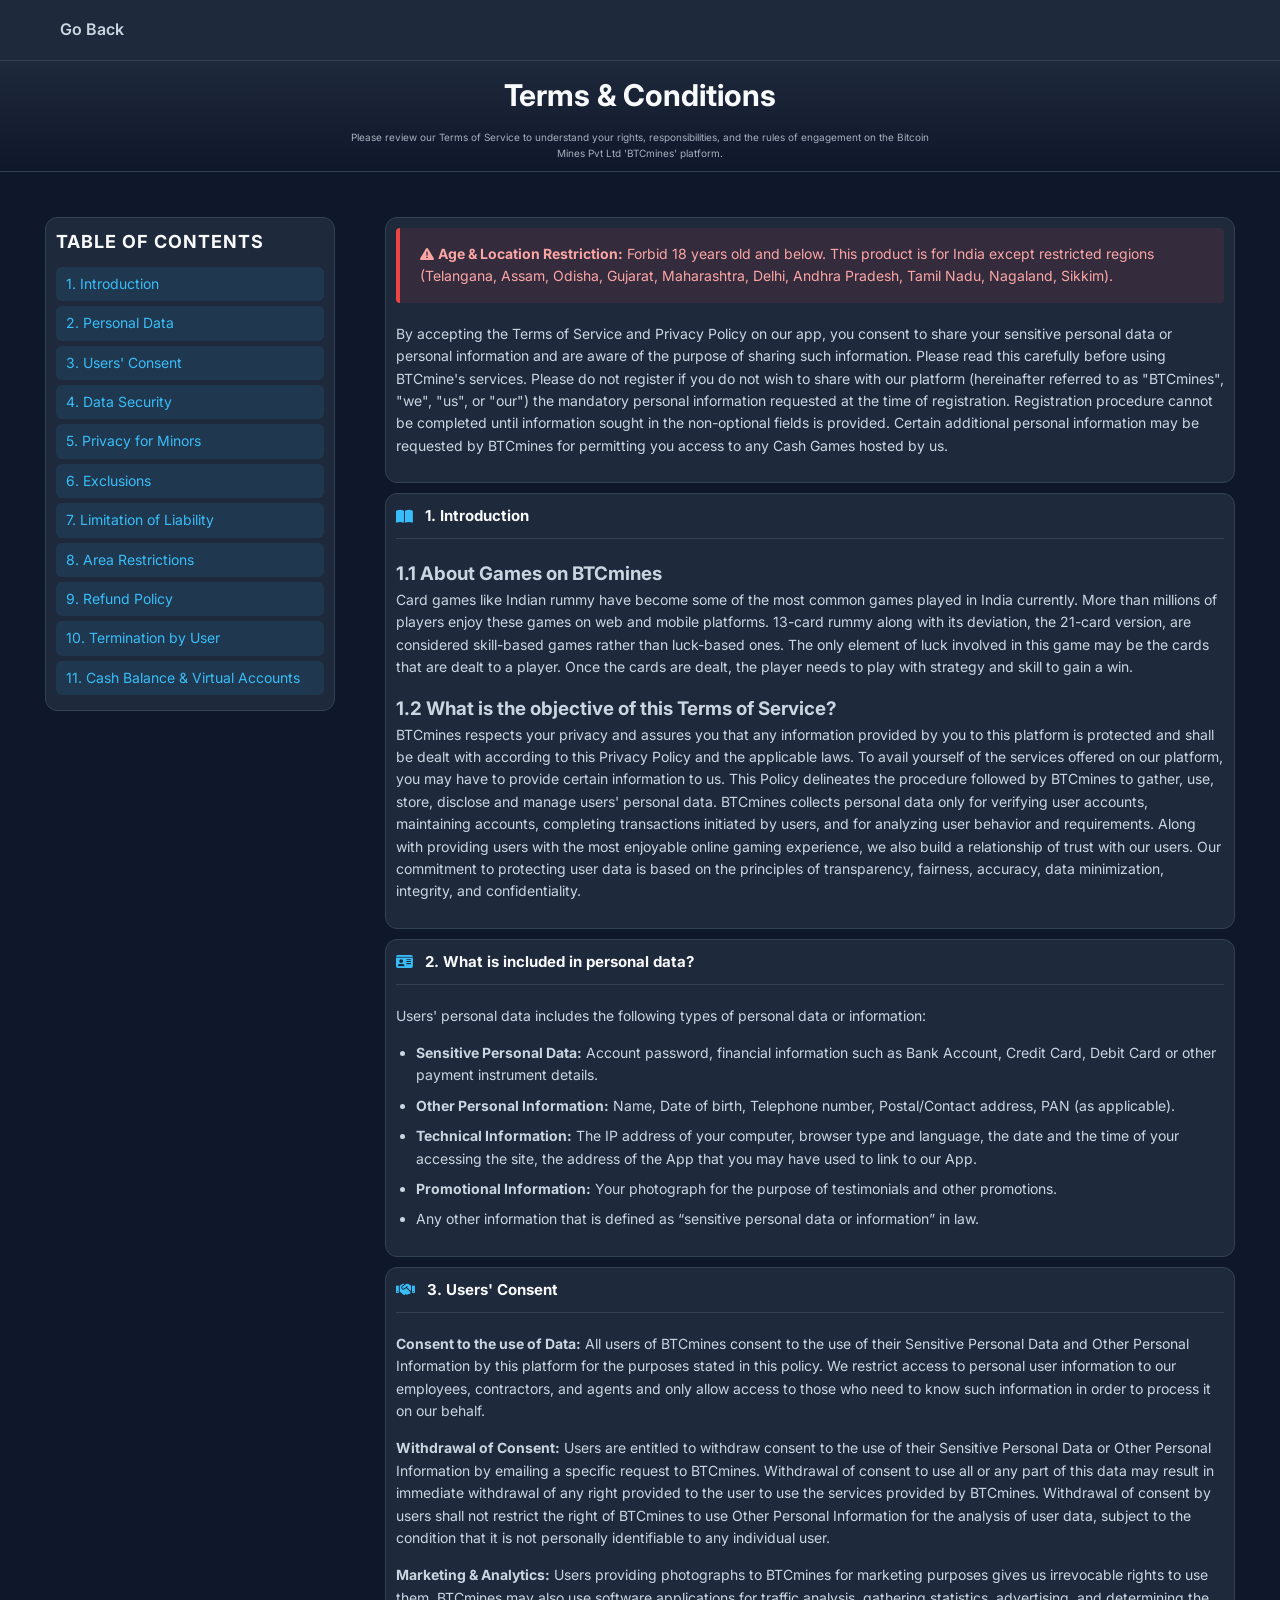
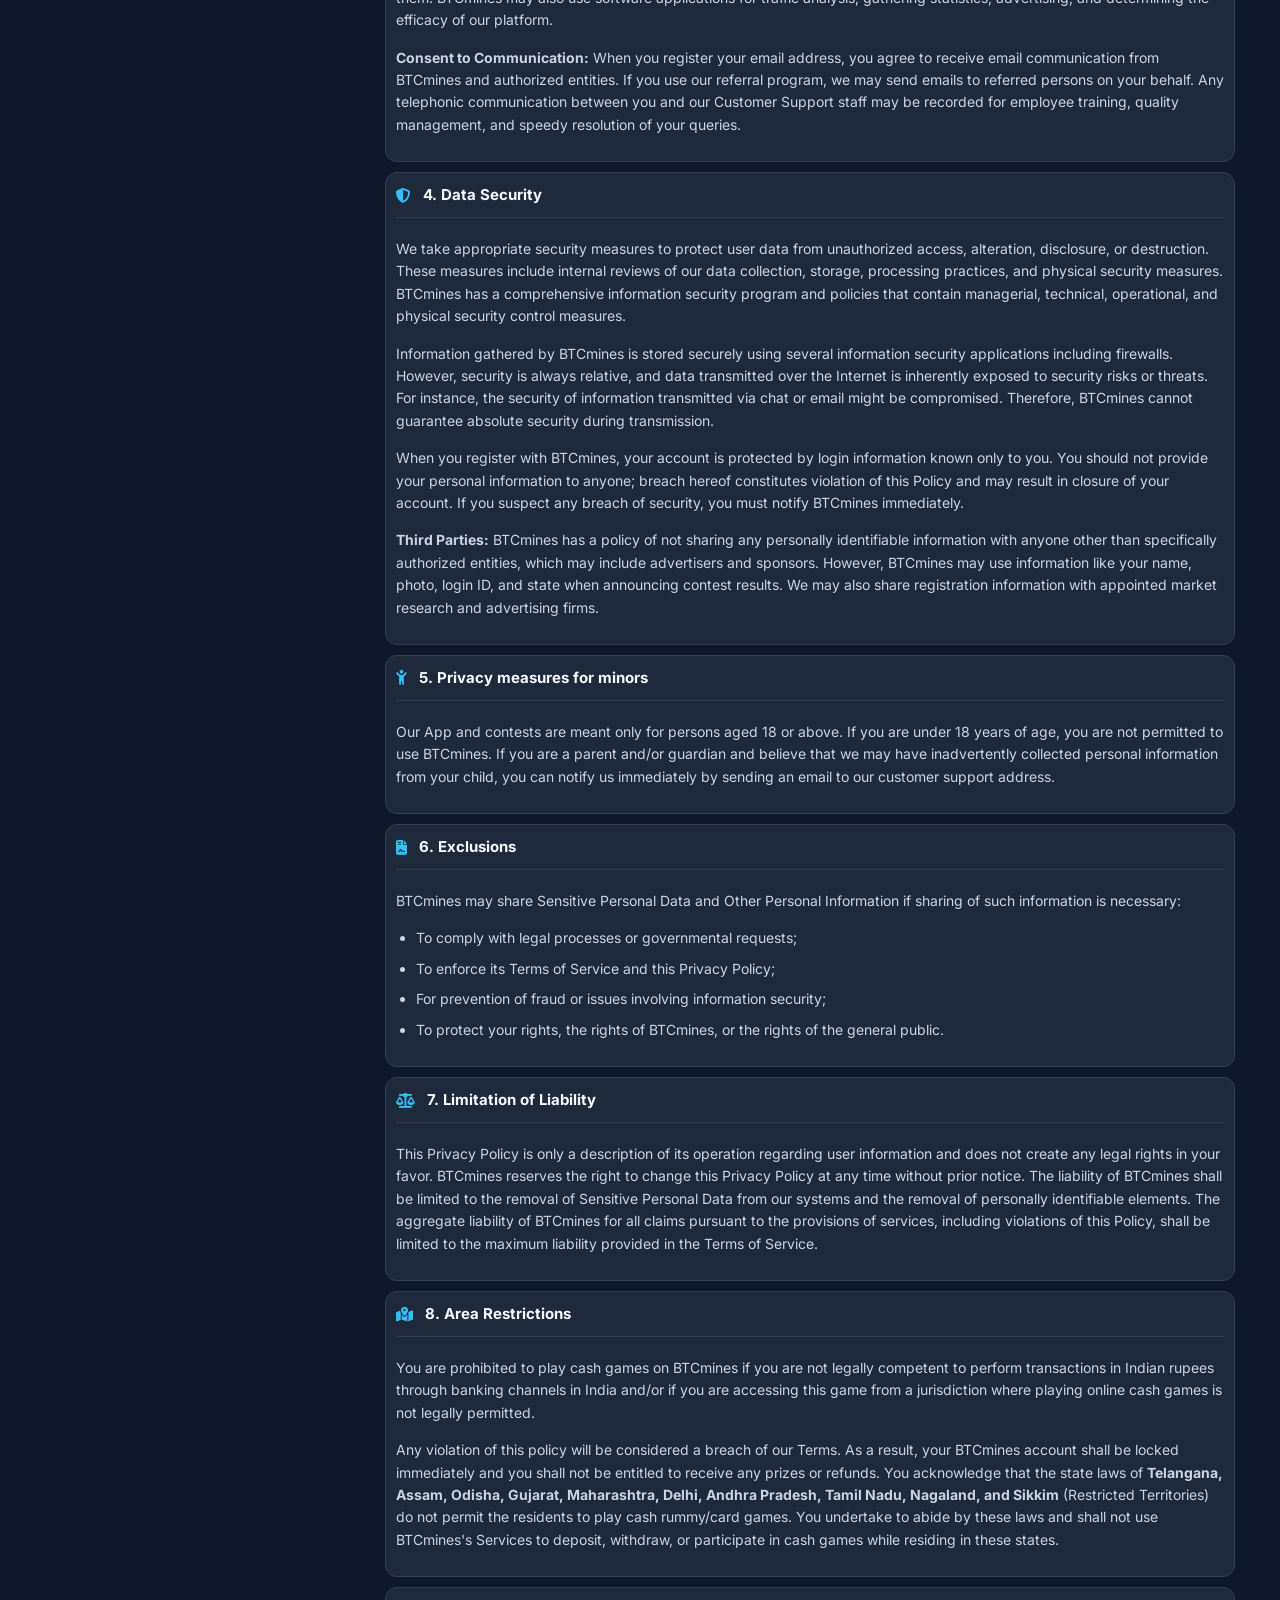
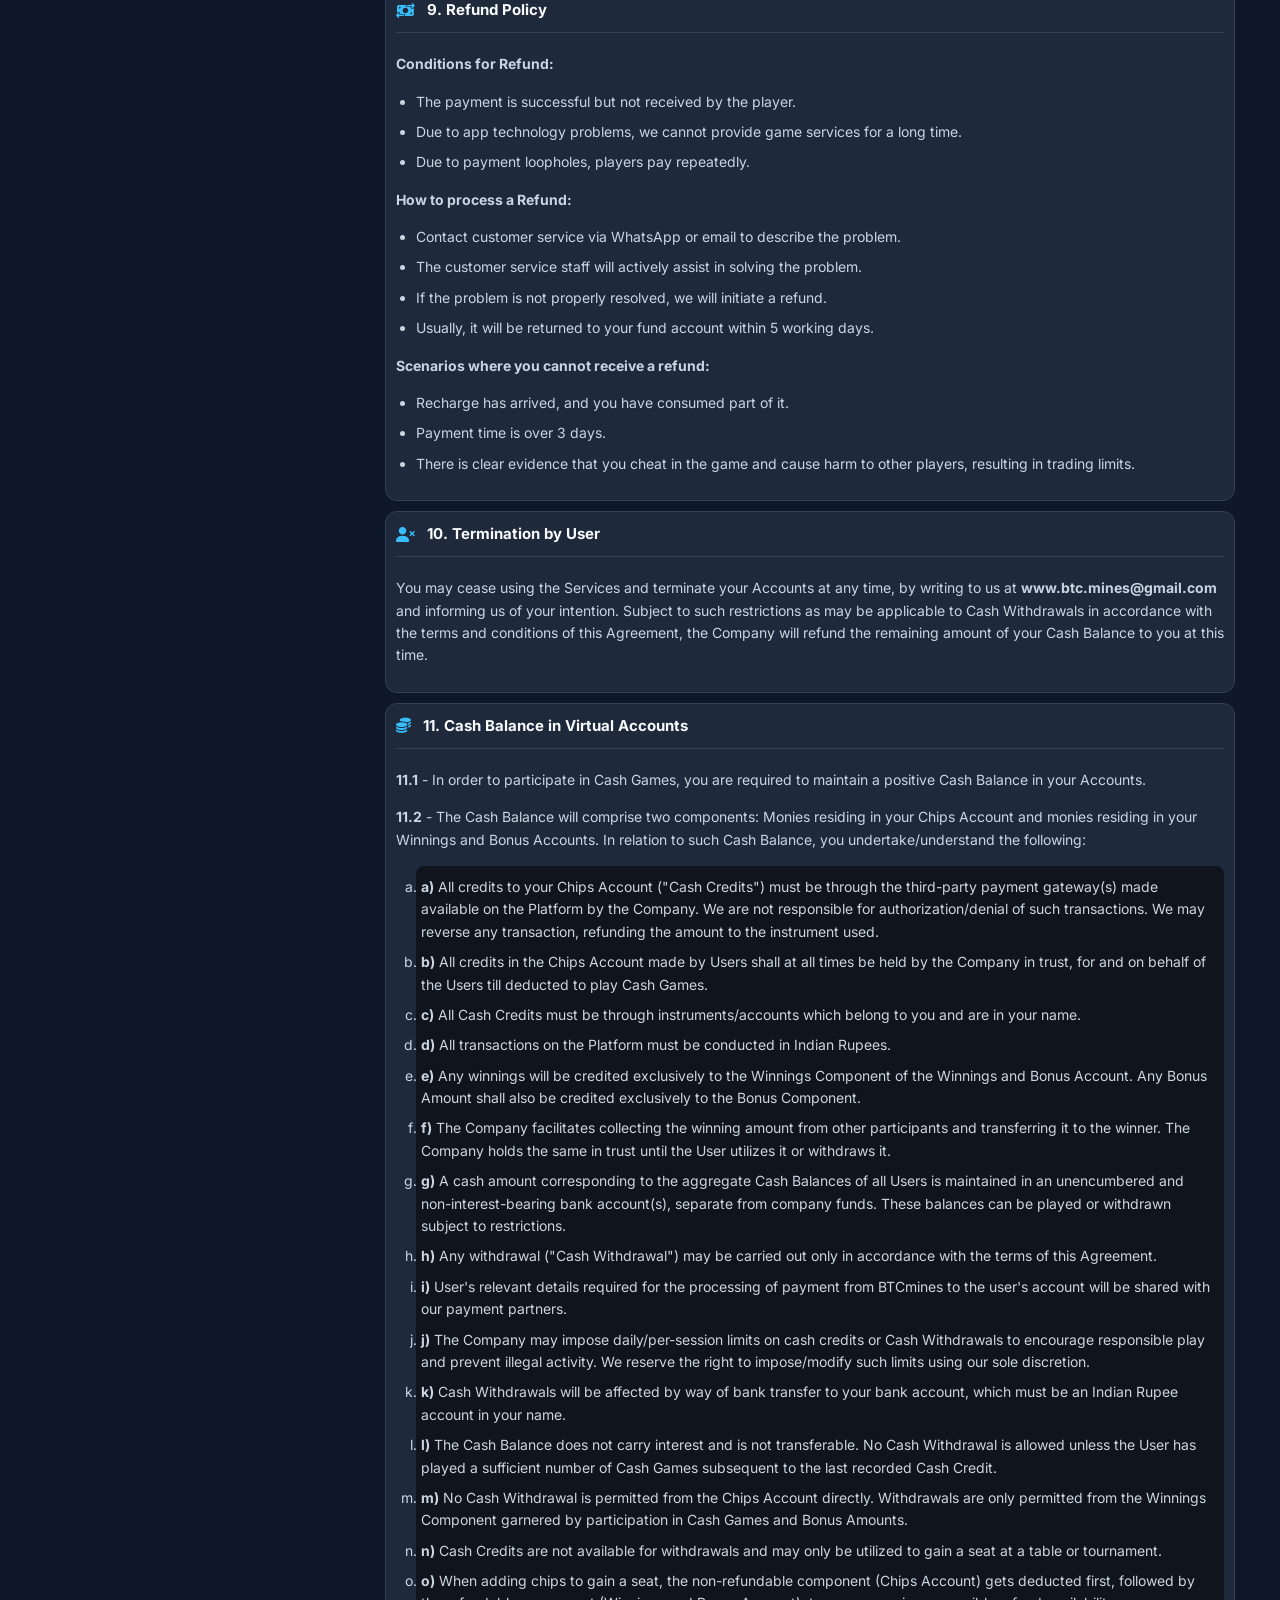
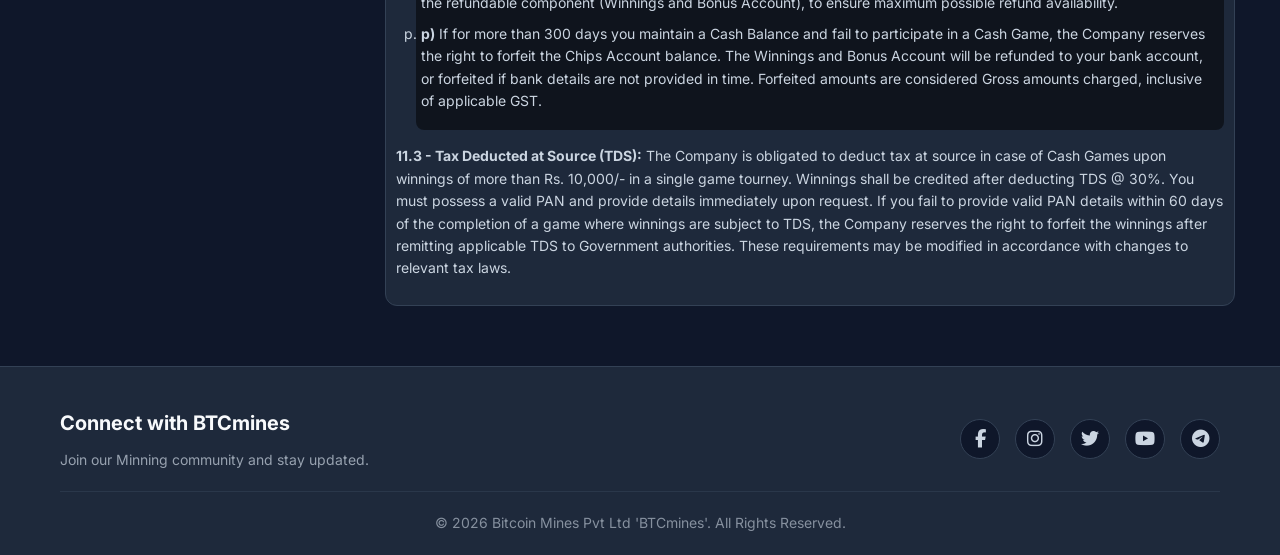
<file: terms&conditions.html>
<!DOCTYPE html>
<html lang="en">
<head>
    <meta charset="UTF-8">
    <meta name="viewport" content="width=device-width, initial-scale=1.0">
    <title>Terms & Conditions</title>
    
    <link href="https://fonts.googleapis.com/css2?family=Inter:wght@300;400;600;700&display=swap" rel="stylesheet">
    
    <link rel="stylesheet" href="https://cdnjs.cloudflare.com/ajax/libs/font-awesome/6.4.0/css/all.min.css">

    <script async src="https://www.googletagmanager.com/gtag/js?id=G-3YR8SBMEQY"></script>

    <style>
        /* Base Variables & Reset */
        :root {
            --bg-dark: #0f172a;
            --bg-card: #1e293b;
            --text-main: #cbd5e1;
            --text-heading: #f8fafc;
            --accent: #38bdf8;
            --accent-hover: #0ea5e9;
            --border-color: #334155;
            --danger: #ef4444;
        }

        * {
            margin: 0;
            padding: 0;
            box-sizing: border-box;
            font-family: 'Inter', sans-serif;
            scroll-behavior: smooth;
        }
            /* Disable text selection */
    * {
        -webkit-user-select: none;
        -moz-user-select: none;
        -ms-user-select: none;
        user-select: none;
        -webkit-tap-highlight-color: transparent;
    }

    /* Disable drag of images and links */
    img, a {
        -webkit-user-drag: none;
        -khtml-user-drag: none;
        -moz-user-drag: none;
        -o-user-drag: none;
        user-drag: none;
        pointer-events: auto;
    }

    /* Disable pointer events for iframes or embeds */
    iframe, embed, object, video {
        pointer-events: none;
    }

    /* Prevent right-click via pointer-events */
    body {
        cursor: default;
    }

        body {
            background-color: var(--bg-dark);
            color: var(--text-main);
            line-height: 1.6;
        }

        a {
            text-decoration: none;
            color: var(--accent);
            transition: color 0.3s ease;
        }

        a:hover {
            color: var(--accent-hover);
        }

        /* Header */
        header {
            background-color: var(--bg-card);
            border-bottom: 1px solid var(--border-color);
            padding: 10px 0;
            position: sticky;
            top: 0;
            z-index: 100;
        }

        .container {
            max-width: 1200px;
            margin: 0 auto;
            padding: 0 20px;
        }

        .header-content {
            display: flex;
            justify-content: space-between;
            align-items: center;
        }

        .logo {
            height:50px;
            width:50px;
            background:url("https://thumb.wikimedia.org/wikipedia/commons/thumb/4/46/Bitcoin.svg/330px-Bitcoin.svg.png?utm_source=en.wikipedia.org&utm_campaign=parser&utm_content=thumbnail");
            background-size: 100% 100%;
            border:none;
            display: flex;
            align-items: center;
            gap: 10px;
            margin:-5px;
        }
        /* Hero Section */
        .hero {
            text-align: center;
            padding: 10px 5px;
            background: linear-gradient(180deg, var(--bg-card) 0%, var(--bg-dark) 100%);
            border-bottom: 1px solid var(--border-color);
        }

        .hero h1 {
            font-size: 30px;
            color: var(--text-heading);
            margin-bottom: 10px;
        }

        .hero p {
            font-size: 10px;
            max-width: 600px;
            margin: 0 auto;
            opacity: 0.8;
        }

        /* Layout Grid */
        .main-layout {
            display: grid;
            grid-template-columns: 300px 1fr;
            gap: 40px;
            padding: 40px 0;
        }

        /* Sidebar Navigation */
         .sidebar {
            position: sticky;
            top: 100px;
            height: max-content;
            background-color: var(--bg-card);
            padding: 10px;
            margin:5px;
            border-radius: 12px;
            border: 1px solid var(--border-color);
        }

        .sidebar h4 {
            color: var(--text-heading);
            font-size: 18px;
            margin-bottom: 10px;
            text-transform: uppercase;
            letter-spacing: 1px;
        }

        .sidebar ul {
            list-style: none;
        }

        .sidebar ul li {
            margin-bottom: 5px;
        }

        .sidebar ul li a {
            color: var(--text-main);
            font-size: 14px;
            display: block;
            padding: 6px 12px;
            border-radius: 6px;
            transition: all 0.3s ease;
        }

        .sidebar ul li a:hover, .sidebar ul li a.active {
            background-color: rgba(56, 189, 248, 0.1);
            color: var(--accent);
            padding-left: 10px;
        }

        /* Content Area */
        .content-area section {
            background-color: var(--bg-card);
            padding: 10px;
            border-radius: 12px;
            margin:5px;
            margin-bottom: 10px;
            border: 1px solid var(--border-color);
            transition: transform 0.3s ease, box-shadow 0.3s ease;
        }

        .content-area section:hover {
            transform: translateY(-2px);
            box-shadow: 0 10px 25px rgba(0,0,0,0.2);
        }

        .content-area h2 {
            color: var(--text-heading);
            font-size: 15px;
            margin-bottom: 20px;
            display: flex;
            align-items: center;
            gap: 12px;
            border-bottom: 1px solid var(--border-color);
            padding-bottom: 10px;
        }

        .content-area h2 i {
            color: var(--accent);
        }

        .content-area p {
            margin-bottom: 15px;
            font-size: 14px;
        }

        .content-area ul {
            margin-left: 20px;
            margin-bottom: 15px;
        }

        .content-area ul li {
            margin-bottom: 8px;
            font-size: 14px;
        }

        .content-area .nested-list {
            list-style-type: lower-alpha;
            background: rgba(0,0,0,0.5);
            padding:10px;
            padding-left: 5px;
            border-radius: 8px;
            margin-top: 15px;
        }

        /* Important Alerts */
        .alert {
            background-color: rgba(239, 68, 68, 0.1);
            border-left: 4px solid var(--danger);
            padding: 15px 20px;
            border-radius: 4px;
            margin-bottom: 20px;
        }

        .alert p {
            margin: 0;
            color: #fca5a5;
        }

        /* Footer */
        footer {
            background-color: var(--bg-card);
            border-top: 1px solid var(--border-color);
            padding: 40px 0 20px;
            margin-top: 10px;
        }

        .footer-content {
            display: flex;
            justify-content: space-between;
            align-items: center;
            flex-wrap: wrap;
            gap: 20px;
            margin-bottom: 20px;
        }

        .social-links {
            display: flex;
            gap: 15px;
            list-style: none;
        }

        .social-links a {
            display: flex;
            align-items: center;
            justify-content: center;
            width: 40px;
            height: 40px;
            background-color: var(--bg-dark);
            border-radius: 50%;
            color: var(--text-main);
            font-size: 18px;
            border: 1px solid var(--border-color);
        }

        .social-links a:hover {
            background-color: var(--accent);
            color: white;
            border-color: var(--accent);
            transform: translateY(-3px);
        }

        .copyright {
            text-align: center;
            font-size: 14px;
            opacity: 0.6;
            border-top: 1px solid var(--border-color);
            padding-top: 20px;
            width: 100%;
        }

        /* Responsive Design */
        @media (max-width: 992px) {
            .main-layout {
                grid-template-columns: 1fr;
            }
            .sidebar {
                position: relative;
                top: 0;
                margin-bottom: 0px;
            }
        }

        @media (max-width: 768px) {
            .footer-content {
                flex-direction: column;
                text-align: center;
            }
        }
    </style>
</head>
<body>

    <header>
        <div class="container header-content">
             <div>
                <a href="home.html" style="color: var(--text-main); font-weight: 600;">Go Back</a>
            </div>
            <div class="logo"></div>
        </div>
    </header>

    <section class="hero">
        <div class="container">
            <h1>Terms & Conditions</h1>
            <p>Please review our Terms of Service to understand your rights, responsibilities, and the rules of engagement on the Bitcoin Mines Pvt Ltd 'BTCmines' platform.</p>
        </div>
    </section>

    <div class="container main-layout">
        
        <aside class="sidebar">
            <h4>Table of Contents</h4>
            <ul>
                <li><a href="#introduction" class="nav-link active">1. Introduction</a></li>
                <li><a href="#personal-data" class="nav-link">2. Personal Data</a></li>
                <li><a href="#consent" class="nav-link">3. Users' Consent</a></li>
                <li><a href="#security" class="nav-link">4. Data Security</a></li>
                <li><a href="#minors" class="nav-link">5. Privacy for Minors</a></li>
                <li><a href="#exclusions" class="nav-link">6. Exclusions</a></li>
                <li><a href="#liability" class="nav-link">7. Limitation of Liability</a></li>
                <li><a href="#area-restrict" class="nav-link">8. Area Restrictions</a></li>
                <li><a href="#refund" class="nav-link">9. Refund Policy</a></li>
                <li><a href="#termination" class="nav-link">10. Termination by User</a></li>
                <li><a href="#cash-balance" class="nav-link">11. Cash Balance & Virtual Accounts</a></li>
            </ul>
        </aside>

        <main class="content-area">

            <section id="preliminary">
                <div class="alert">
                    <p><i class="fa-solid fa-triangle-exclamation"></i> <strong>Age & Location Restriction:</strong> Forbid 18 years old and below. This product is for India except restricted regions (Telangana, Assam, Odisha, Gujarat, Maharashtra, Delhi, Andhra Pradesh, Tamil Nadu, Nagaland, Sikkim).</p>
                </div>
                <p>By accepting the Terms of Service and Privacy Policy on our app, you consent to share your sensitive personal data or personal information and are aware of the purpose of sharing such information. Please read this carefully before using BTCmine's services. Please do not register if you do not wish to share with our platform (hereinafter referred to as "BTCmines", "we", "us", or "our") the mandatory personal information requested at the time of registration. Registration procedure cannot be completed until information sought in the non-optional fields is provided. Certain additional personal information may be requested by BTCmines for permitting you access to any Cash Games hosted by us.</p>
            </section>

            <section id="introduction">
                <h2><i class="fa-solid fa-book-open"></i> 1. Introduction</h2>
                <h3>1.1 About Games on BTCmines</h3>
                <p>Card games like Indian rummy have become some of the most common games played in India currently. More than millions of players enjoy these games on web and mobile platforms. 13-card rummy along with its deviation, the 21-card version, are considered skill-based games rather than luck-based ones. The only element of luck involved in this game may be the cards that are dealt to a player. Once the cards are dealt, the player needs to play with strategy and skill to gain a win.</p>
                
                <h3>1.2 What is the objective of this Terms of Service?</h3>
                <p>BTCmines respects your privacy and assures you that any information provided by you to this platform is protected and shall be dealt with according to this Privacy Policy and the applicable laws. To avail yourself of the services offered on our platform, you may have to provide certain information to us. This Policy delineates the procedure followed by BTCmines to gather, use, store, disclose and manage users' personal data. BTCmines collects personal data only for verifying user accounts, maintaining accounts, completing transactions initiated by users, and for analyzing user behavior and requirements. Along with providing users with the most enjoyable online gaming experience, we also build a relationship of trust with our users. Our commitment to protecting user data is based on the principles of transparency, fairness, accuracy, data minimization, integrity, and confidentiality.</p>
            </section>

            <section id="personal-data">
                <h2><i class="fa-solid fa-id-card"></i> 2. What is included in personal data?</h2>
                <p>Users' personal data includes the following types of personal data or information:</p>
                <ul>
                    <li><strong>Sensitive Personal Data:</strong> Account password, financial information such as Bank Account, Credit Card, Debit Card or other payment instrument details.</li>
                    <li><strong>Other Personal Information:</strong> Name, Date of birth, Telephone number, Postal/Contact address, PAN (as applicable).</li>
                    <li><strong>Technical Information:</strong> The IP address of your computer, browser type and language, the date and the time of your accessing the site, the address of the App that you may have used to link to our App.</li>
                    <li><strong>Promotional Information:</strong> Your photograph for the purpose of testimonials and other promotions.</li>
                    <li>Any other information that is defined as “sensitive personal data or information” in law.</li>
                </ul>
            </section>

            <section id="consent">
                <h2><i class="fa-solid fa-handshake"></i> 3. Users' Consent</h2>
                <p><strong>Consent to the use of Data:</strong> All users of BTCmines consent to the use of their Sensitive Personal Data and Other Personal Information by this platform for the purposes stated in this policy. We restrict access to personal user information to our employees, contractors, and agents and only allow access to those who need to know such information in order to process it on our behalf.</p>
                <p><strong>Withdrawal of Consent:</strong> Users are entitled to withdraw consent to the use of their Sensitive Personal Data or Other Personal Information by emailing a specific request to BTCmines. Withdrawal of consent to use all or any part of this data may result in immediate withdrawal of any right provided to the user to use the services provided by BTCmines. Withdrawal of consent by users shall not restrict the right of BTCmines to use Other Personal Information for the analysis of user data, subject to the condition that it is not personally identifiable to any individual user.</p>
                <p><strong>Marketing & Analytics:</strong> Users providing photographs to BTCmines for marketing purposes gives us irrevocable rights to use them. BTCmines may also use software applications for traffic analysis, gathering statistics, advertising, and determining the efficacy of our platform.</p>
                <p><strong>Consent to Communication:</strong> When you register your email address, you agree to receive email communication from BTCmines and authorized entities. If you use our referral program, we may send emails to referred persons on your behalf. Any telephonic communication between you and our Customer Support staff may be recorded for employee training, quality management, and speedy resolution of your queries.</p>
            </section>

            <section id="security">
                <h2><i class="fa-solid fa-shield-halved"></i> 4. Data Security</h2>
                <p>We take appropriate security measures to protect user data from unauthorized access, alteration, disclosure, or destruction. These measures include internal reviews of our data collection, storage, processing practices, and physical security measures. BTCmines has a comprehensive information security program and policies that contain managerial, technical, operational, and physical security control measures.</p>
                <p>Information gathered by BTCmines is stored securely using several information security applications including firewalls. However, security is always relative, and data transmitted over the Internet is inherently exposed to security risks or threats. For instance, the security of information transmitted via chat or email might be compromised. Therefore, BTCmines cannot guarantee absolute security during transmission.</p>
                <p>When you register with BTCmines, your account is protected by login information known only to you. You should not provide your personal information to anyone; breach hereof constitutes violation of this Policy and may result in closure of your account. If you suspect any breach of security, you must notify BTCmines immediately.</p>
                <p><strong>Third Parties:</strong> BTCmines has a policy of not sharing any personally identifiable information with anyone other than specifically authorized entities, which may include advertisers and sponsors. However, BTCmines may use information like your name, photo, login ID, and state when announcing contest results. We may also share registration information with appointed market research and advertising firms.</p>
            </section>

            <section id="minors">
                <h2><i class="fa-solid fa-child-reaching"></i> 5. Privacy measures for minors</h2>
                <p>Our App and contests are meant only for persons aged 18 or above. If you are under 18 years of age, you are not permitted to use BTCmines. If you are a parent and/or guardian and believe that we may have inadvertently collected personal information from your child, you can notify us immediately by sending an email to our customer support address.</p>
            </section>

            <section id="exclusions">
                <h2><i class="fa-solid fa-file-contract"></i> 6. Exclusions</h2>
                <p>BTCmines may share Sensitive Personal Data and Other Personal Information if sharing of such information is necessary:</p>
                <ul>
                    <li>To comply with legal processes or governmental requests;</li>
                    <li>To enforce its Terms of Service and this Privacy Policy;</li>
                    <li>For prevention of fraud or issues involving information security;</li>
                    <li>To protect your rights, the rights of BTCmines, or the rights of the general public.</li>
                </ul>
            </section>

            <section id="liability">
                <h2><i class="fa-solid fa-scale-balanced"></i> 7. Limitation of Liability</h2>
                <p>This Privacy Policy is only a description of its operation regarding user information and does not create any legal rights in your favor. BTCmines reserves the right to change this Privacy Policy at any time without prior notice. The liability of BTCmines shall be limited to the removal of Sensitive Personal Data from our systems and the removal of personally identifiable elements. The aggregate liability of BTCmines for all claims pursuant to the provisions of services, including violations of this Policy, shall be limited to the maximum liability provided in the Terms of Service.</p>
            </section>

            <section id="area-restrict">
                <h2><i class="fa-solid fa-map-location-dot"></i> 8. Area Restrictions</h2>
                <p>You are prohibited to play cash games on BTCmines if you are not legally competent to perform transactions in Indian rupees through banking channels in India and/or if you are accessing this game from a jurisdiction where playing online cash games is not legally permitted.</p>
                <p>Any violation of this policy will be considered a breach of our Terms. As a result, your BTCmines account shall be locked immediately and you shall not be entitled to receive any prizes or refunds. You acknowledge that the state laws of <strong>Telangana, Assam, Odisha, Gujarat, Maharashtra, Delhi, Andhra Pradesh, Tamil Nadu, Nagaland, and Sikkim</strong> (Restricted Territories) do not permit the residents to play cash rummy/card games. You undertake to abide by these laws and shall not use BTCmines's Services to deposit, withdraw, or participate in cash games while residing in these states.</p>
            </section>

            <section id="refund">
                <h2><i class="fa-solid fa-money-bill-transfer"></i> 9. Refund Policy</h2>
                <p><strong>Conditions for Refund:</strong></p>
                <ul>
                    <li>The payment is successful but not received by the player.</li>
                    <li>Due to app technology problems, we cannot provide game services for a long time.</li>
                    <li>Due to payment loopholes, players pay repeatedly.</li>
                </ul>
                <p><strong>How to process a Refund:</strong></p>
                <ul>
                    <li>Contact customer service via WhatsApp or email to describe the problem.</li>
                    <li>The customer service staff will actively assist in solving the problem.</li>
                    <li>If the problem is not properly resolved, we will initiate a refund.</li>
                    <li>Usually, it will be returned to your fund account within 5 working days.</li>
                </ul>
                <p><strong>Scenarios where you cannot receive a refund:</strong></p>
                <ul>
                    <li>Recharge has arrived, and you have consumed part of it.</li>
                    <li>Payment time is over 3 days.</li>
                    <li>There is clear evidence that you cheat in the game and cause harm to other players, resulting in trading limits.</li>
                </ul>
            </section>

            <section id="termination">
                <h2><i class="fa-solid fa-user-xmark"></i> 10. Termination by User</h2>
                <p>You may cease using the Services and terminate your Accounts at any time, by writing to us at <strong>www.btc.mines@gmail.com</strong> and informing us of your intention. Subject to such restrictions as may be applicable to Cash Withdrawals in accordance with the terms and conditions of this Agreement, the Company will refund the remaining amount of your Cash Balance to you at this time.</p>
            </section>

            <section id="cash-balance">
                <h2><i class="fa-solid fa-coins"></i> 11. Cash Balance in Virtual Accounts</h2>
                <p><strong>11.1</strong> - In order to participate in Cash Games, you are required to maintain a positive Cash Balance in your Accounts.</p>
                <p><strong>11.2</strong> - The Cash Balance will comprise two components: Monies residing in your Chips Account and monies residing in your Winnings and Bonus Accounts. In relation to such Cash Balance, you undertake/understand the following:</p>
                
                <ul class="nested-list">
                    <li><strong>a)</strong> All credits to your Chips Account ("Cash Credits") must be through the third-party payment gateway(s) made available on the Platform by the Company. We are not responsible for authorization/denial of such transactions. We may reverse any transaction, refunding the amount to the instrument used.</li>
                    <li><strong>b)</strong> All credits in the Chips Account made by Users shall at all times be held by the Company in trust, for and on behalf of the Users till deducted to play Cash Games.</li>
                    <li><strong>c)</strong> All Cash Credits must be through instruments/accounts which belong to you and are in your name.</li>
                    <li><strong>d)</strong> All transactions on the Platform must be conducted in Indian Rupees.</li>
                    <li><strong>e)</strong> Any winnings will be credited exclusively to the Winnings Component of the Winnings and Bonus Account. Any Bonus Amount shall also be credited exclusively to the Bonus Component.</li>
                    <li><strong>f)</strong> The Company facilitates collecting the winning amount from other participants and transferring it to the winner. The Company holds the same in trust until the User utilizes it or withdraws it.</li>
                    <li><strong>g)</strong> A cash amount corresponding to the aggregate Cash Balances of all Users is maintained in an unencumbered and non-interest-bearing bank account(s), separate from company funds. These balances can be played or withdrawn subject to restrictions.</li>
                    <li><strong>h)</strong> Any withdrawal ("Cash Withdrawal") may be carried out only in accordance with the terms of this Agreement.</li>
                    <li><strong>i)</strong> User's relevant details required for the processing of payment from BTCmines to the user's account will be shared with our payment partners.</li>
                    <li><strong>j)</strong> The Company may impose daily/per-session limits on cash credits or Cash Withdrawals to encourage responsible play and prevent illegal activity. We reserve the right to impose/modify such limits using our sole discretion.</li>
                    <li><strong>k)</strong> Cash Withdrawals will be affected by way of bank transfer to your bank account, which must be an Indian Rupee account in your name.</li>
                    <li><strong>l)</strong> The Cash Balance does not carry interest and is not transferable. No Cash Withdrawal is allowed unless the User has played a sufficient number of Cash Games subsequent to the last recorded Cash Credit.</li>
                    <li><strong>m)</strong> No Cash Withdrawal is permitted from the Chips Account directly. Withdrawals are only permitted from the Winnings Component garnered by participation in Cash Games and Bonus Amounts.</li>
                    <li><strong>n)</strong> Cash Credits are not available for withdrawals and may only be utilized to gain a seat at a table or tournament.</li>
                    <li><strong>o)</strong> When adding chips to gain a seat, the non-refundable component (Chips Account) gets deducted first, followed by the refundable component (Winnings and Bonus Account), to ensure maximum possible refund availability.</li>
                    <li><strong>p)</strong> If for more than 300 days you maintain a Cash Balance and fail to participate in a Cash Game, the Company reserves the right to forfeit the Chips Account balance. The Winnings and Bonus Account will be refunded to your bank account, or forfeited if bank details are not provided in time. Forfeited amounts are considered Gross amounts charged, inclusive of applicable GST.</li>
                </ul>

                <p><strong>11.3 - Tax Deducted at Source (TDS):</strong> The Company is obligated to deduct tax at source in case of Cash Games upon winnings of more than Rs. 10,000/- in a single game tourney. Winnings shall be credited after deducting TDS @ 30%. You must possess a valid PAN and provide details immediately upon request. If you fail to provide valid PAN details within 60 days of the completion of a game where winnings are subject to TDS, the Company reserves the right to forfeit the winnings after remitting applicable TDS to Government authorities. These requirements may be modified in accordance with changes to relevant tax laws.</p>
            </section>

        </main>
    </div>

    <footer>
        <div class="container">
            <div class="footer-content">
                <div>
                    <h3 style="color: var(--text-heading); font-size: 20px; margin-bottom: 10px;">Connect with BTCmines</h3>
                    <p style="font-size: 14px; opacity: 0.7;">Join our Minning community and stay updated.</p>
                </div>
                
                <ul class="social-links">
                    <li><a target="_blank" rel="noreferrer nofollow" href="#" title="Facebook"><i class="fa-brands fa-facebook-f"></i></a></li>
                    <li><a target="_blank" rel="noreferrer nofollow" href="#" title="Instagram"><i class="fa-brands fa-instagram"></i></a></li>
                    <li><a target="_blank" rel="noreferrer nofollow" href="#" title="Twitter"><i class="fa-brands fa-twitter"></i></a></li>
                    <li><a target="_blank" rel="noreferrer nofollow" href="#" title="Youtube"><i class="fa-brands fa-youtube"></i></a></li>
                    <li><a target="_blank" rel="noreferrer nofollow" href="#" title="Telegram"><i class="fa-brands fa-telegram"></i></a></li>
                </ul>
            </div>
            <div class="copyright">
                <p>&copy; 2026 Bitcoin Mines Pvt Ltd 'BTCmines'. All Rights Reserved.</p>
            </div>
        </div>
    </footer>

    <script>
        document.addEventListener('DOMContentLoaded', () => {
            const sections = document.querySelectorAll('.content-area section');
            const navLinks = document.querySelectorAll('.sidebar ul li a');

            window.addEventListener('scroll', () => {
                let current = '';

                sections.forEach(section => {
                    const sectionTop = section.offsetTop;
                    // Adjusted for fixed header
                    if (scrollY >= (sectionTop - 150)) {
                        current = section.getAttribute('id');
                    }
                });

                navLinks.forEach(link => {
                    link.classList.remove('active');
                    if (link.getAttribute('href').includes(current)) {
                        link.classList.add('active');
                    }
                });
            });
        });
    </script>
</body>
</html>
</file>
